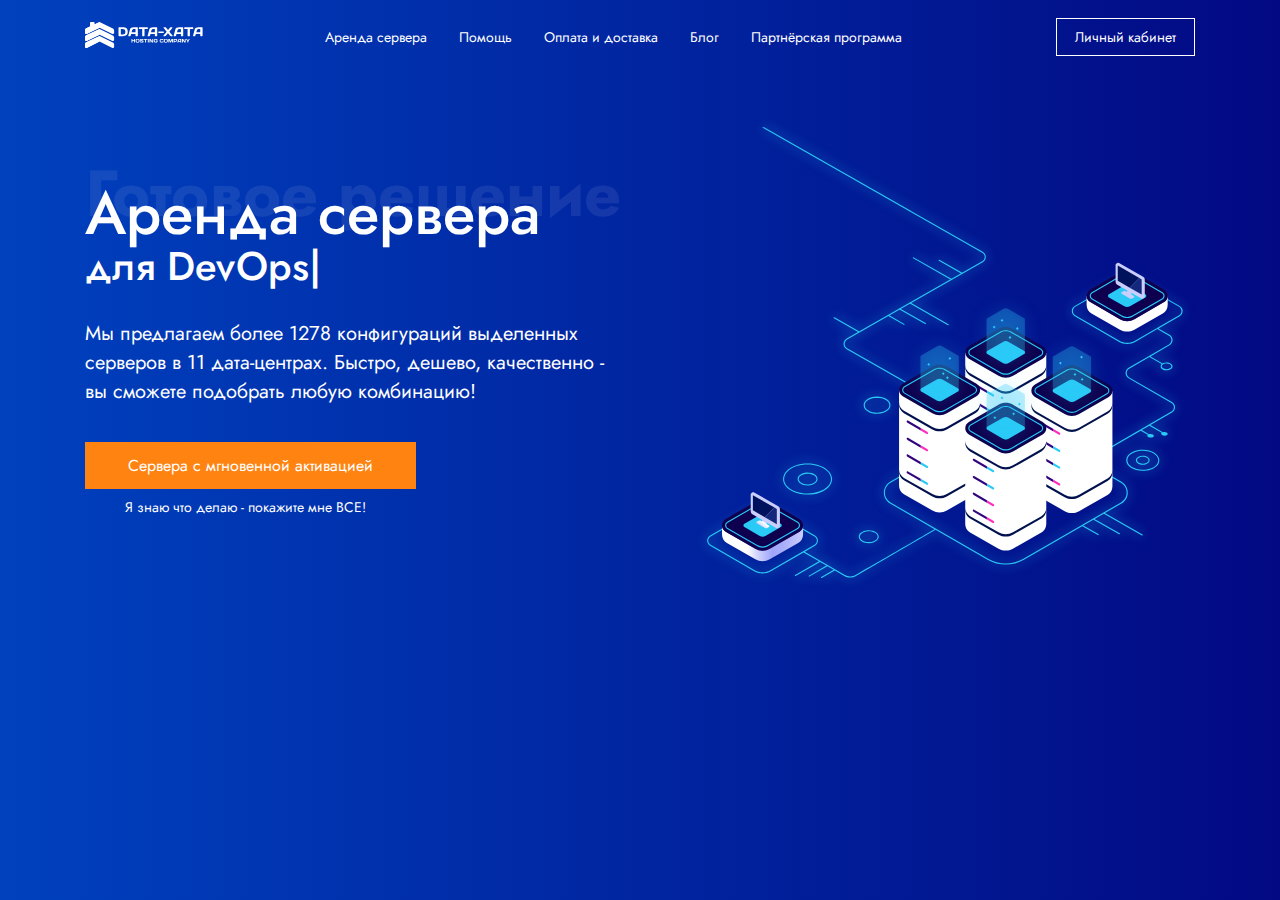
<file: data-hata/index.html>
<!DOCTYPE html>
<html lang="en">
<head>

    <link rel="preconnect" href="https://fonts.gstatic.com">
    <link href="https://fonts.googleapis.com/css2?family=Jost:wght@400;500;600;700&display=swap" rel="stylesheet">

    <link rel="stylesheet" href="css/style.css">

    <meta charset="UTF-8">
    <meta name="viewport" content="width=device-width, initial-scale=1.0">
    <title>Document</title>
</head>
<body>
    <header>
        <div class="container">
            <nav class="head">
                <a href="#" class="head__item"><img src="img/logo.svg" alt="logo"></a>
                <ul class="head__list">
                    <li><a href="" class="head__unit">Аренда сервера</a></li>
                    <li><a href="" class="head__unit">Помощь</a></li>
                    <li><a href="" class="head__unit">Оплата и доставка</a></li>
                    <li><a href="" class="head__unit">Блог</a></li>
                    <li><a href="" class="head__unit">Партнёрская программа</a></li>
                </ul>
                <a href="#" class="btn head_btn">Личный кабинет</a>
            </nav>
            <div class="offer">
                <div class="offer__block">
                    <div class="offer__pretitle">
                        Готовое решение
                    </div>
                    <h1 class="offer__title">Аренда сервера</h1>
                    <h2 class="offer__subtitle">для DevOps|</h2>
                    <p class="offer__text">Мы предлагаем более 1278 конфигураций выделенных серверов в 11 дата-центрах. Быстро, дешево, качественно - вы сможете подобрать любую комбинацию!</p>
                    <a href="#" class="btn offer__btn">Сервера с мгновенной активацией</a>
                    <a href="#" class="offer__skip">Я знаю что делаю - покажите мне ВСЕ!</a>
                </div>
                <img src="img/header_img.svg" alt="" class="offer__bg">
            </div>
        </div>
    </header>
</body>
</html>
</file>
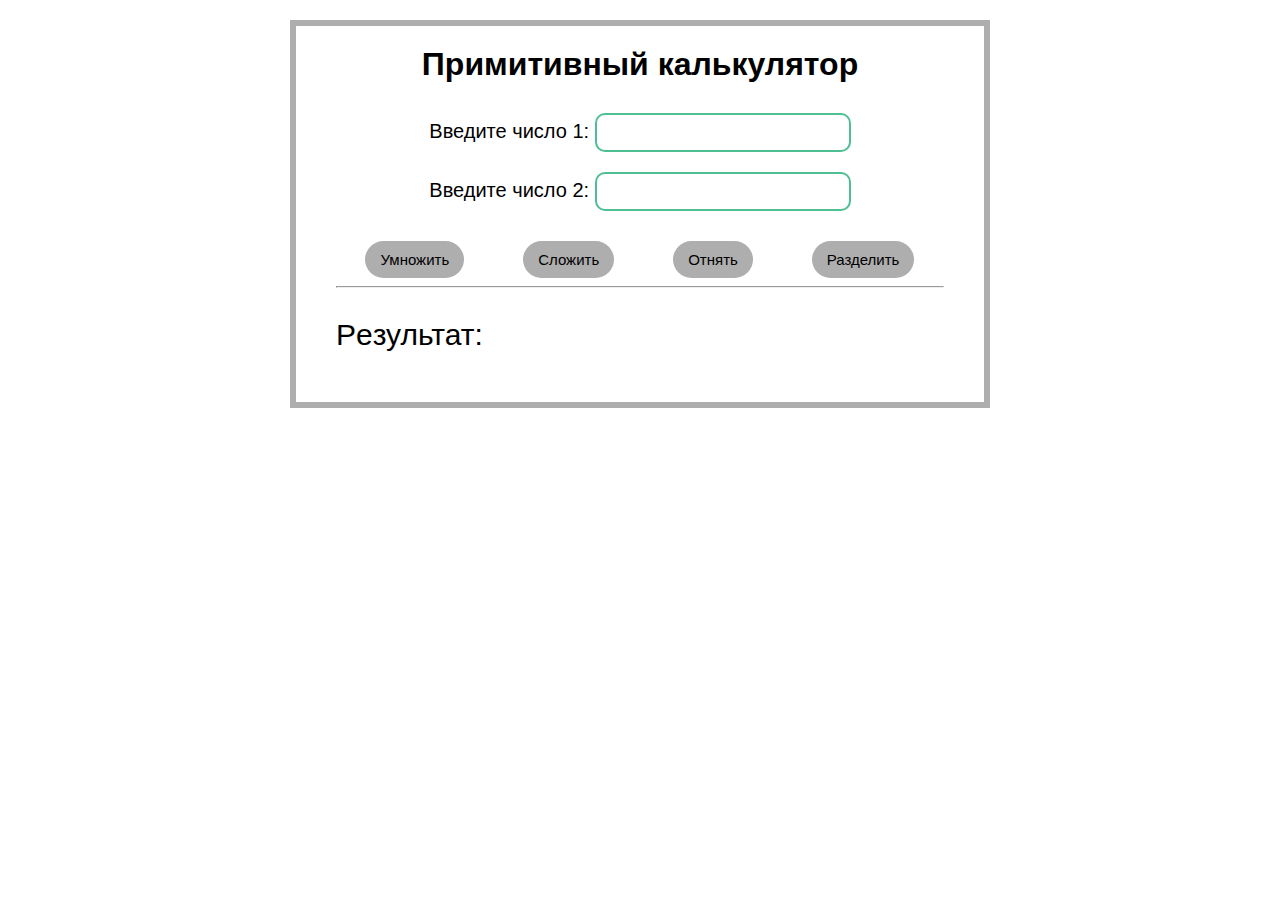
<file: js/index.html>
<!DOCTYPE html>
<html lang="en">
<head>
    <link rel="stylesheet" href="style.css">
    <script src="script.js"></script>
    <meta charset="UTF-8">
    <meta name="viewport" content="width=device-width, initial-scale=1.0">
    <title>Colculator</title>
</head>
<body>
    <div class="container">
        <div class="row">
    		<div class="col-sm-4">
    			<div class="calc">
                    <h1>Примитивный калькулятор</h1>

                        <div class="form-group">    					   
                            <div class="form-item form-item_1">
                                <label for="inp_1" class="form-input">Введите число 1:</label> 
	                            <input type="text" class="form-control" id="inp_1">
                            </div>
                            <div class="form-item form-item_2">
                                <label for="inp_2" class="form-input">Введите число 2:</label> 
	                            <input type="text" class="form-control" id="inp_2">
                            </div>
                        </div>
                        
                           <div class="btn_case">
                                <button onclick="multi()" class="btn btn-primary">Умножить</button>
                                <button onclick="sum()" class="btn btn-primary">Сложить</button>
                                <button onclick="minus()" class="btn btn-primary">Отнять</button>
                                <button onclick="separate()" class="btn btn-primary">Разделить</button>
                           </div>
					<hr>
					
    					<p class="result_text">Рeзультат: <span id="result_multi"></span></p>
    				
			    </div>
    		</div>
    	</div>
    </div>
</body>
</html>
</file>
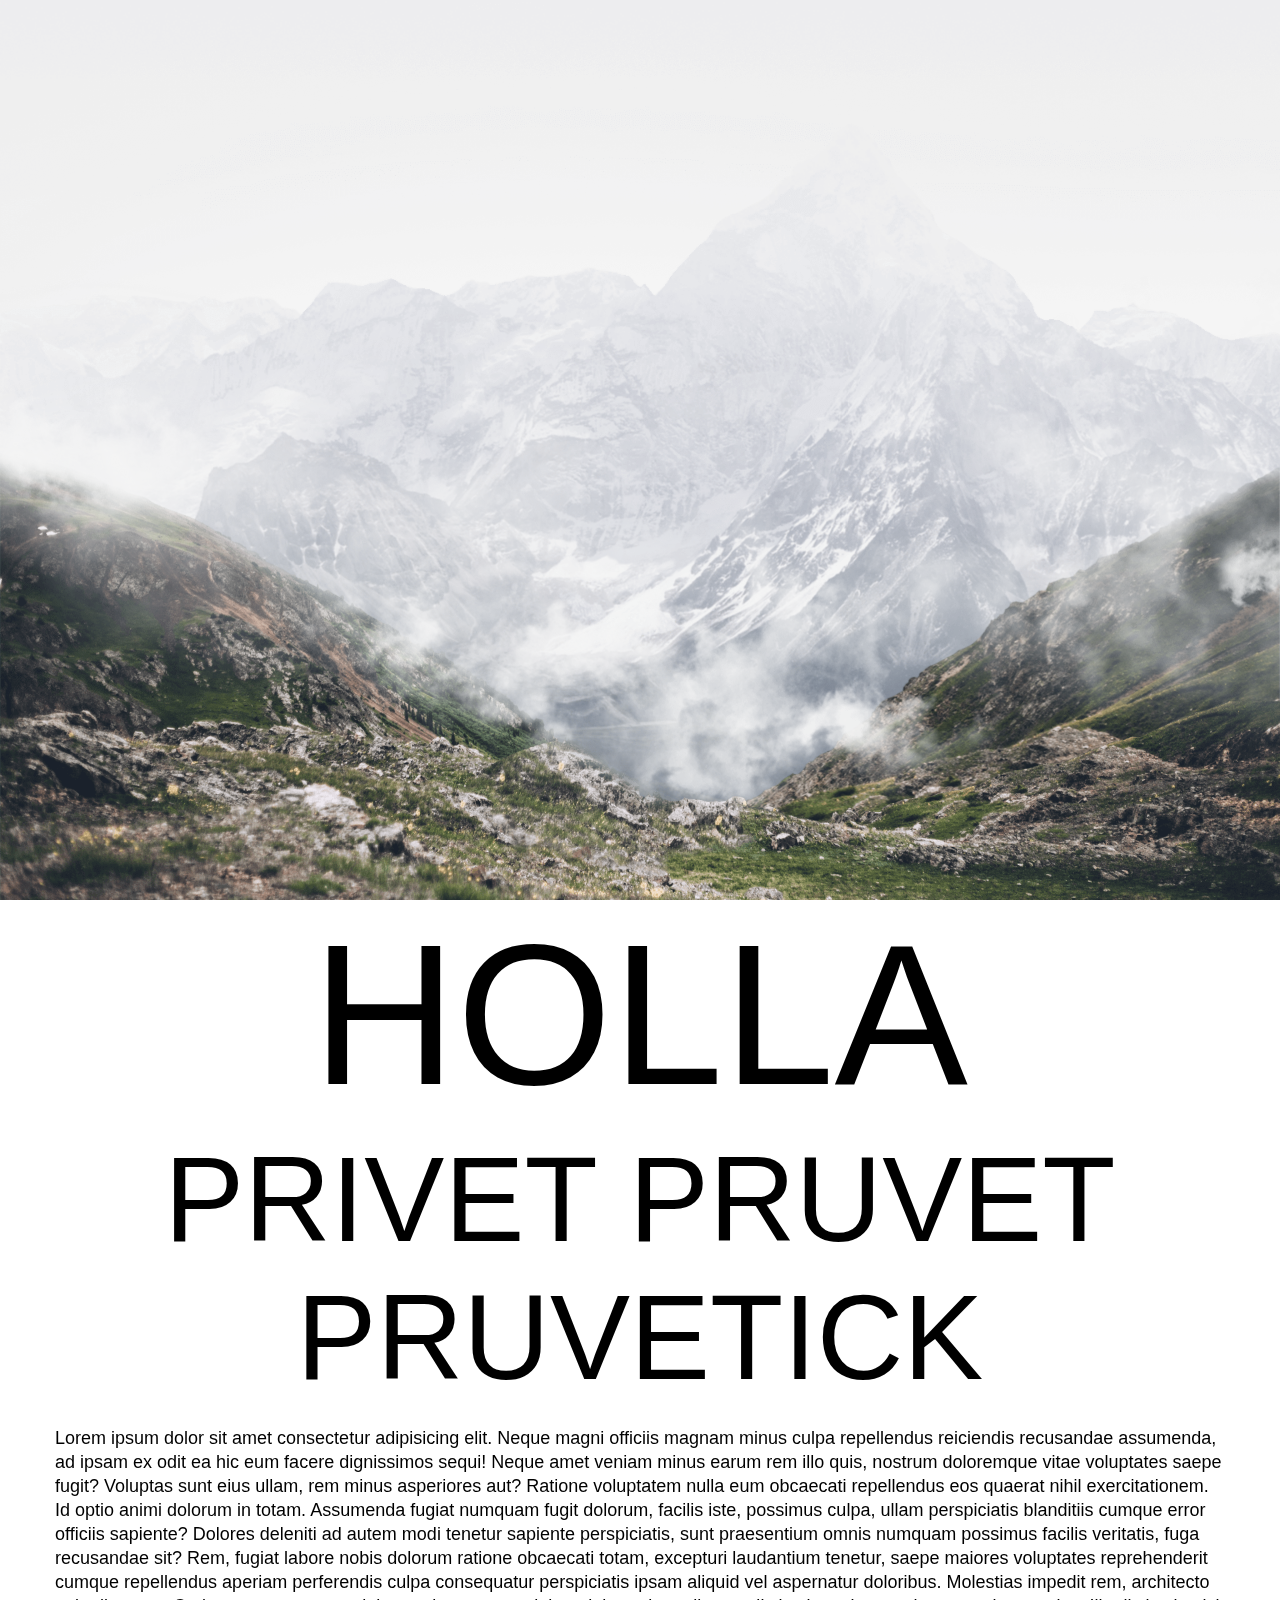
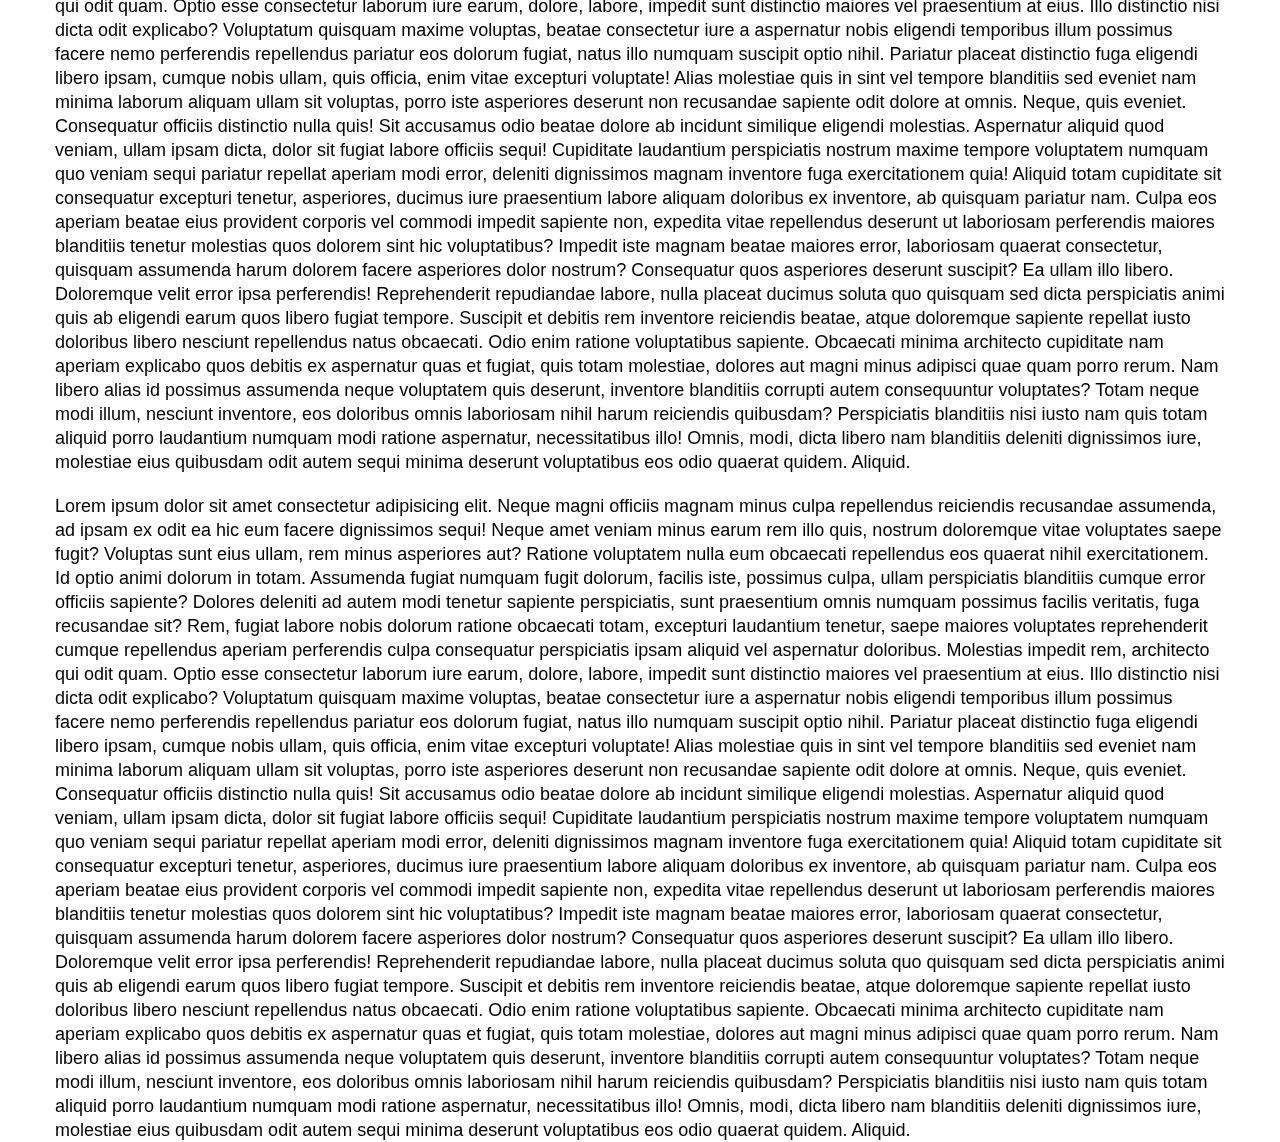
<file: parallax/index.html>
<!DOCTYPE html>
<html lang="en">
<head>
    <link rel="stylesheet" type="text/css" href="css/style.css">
    <meta charset="UTF-8">
    <meta name="viewport" content="width=device-width, initial-scale=1.0">
    <script src="https://code.jquery.com/jquery-3.5.1.slim.min.js"></script>
    <script src="js/script.js"></script>
    <title>Parallax</title>
</head>
<body>
    <div class="wraper">
        <div class="page">
            <div class="paralax">
                <div class="paralax__mountain paralax__mountain_1"></div>
                <div class="paralax__mountain paralax__mountain_2"></div>
                <div class="paralax__mountain paralax__mountain_3"></div>
                <div class="paralax__fog"></div>
            </div>
            <div class="content">
                <div class="content__body">
                    <div class="content__header">
                        <div class="content__title">Holla</div>
                        <div class="content__subtitle">
                            Privet Pruvet Pruvetick 
                        </div>
                    </div>
                    <div class="content__arti">
                        <p>
                            Lorem ipsum dolor sit amet consectetur adipisicing elit. Neque magni officiis magnam minus culpa repellendus reiciendis recusandae assumenda, ad ipsam ex odit ea hic eum facere dignissimos sequi! Neque amet veniam minus earum rem illo quis, nostrum doloremque vitae voluptates saepe fugit? Voluptas sunt eius ullam, rem minus asperiores aut? Ratione voluptatem nulla eum obcaecati repellendus eos quaerat nihil exercitationem. Id optio animi dolorum in totam. Assumenda fugiat numquam fugit dolorum, facilis iste, possimus culpa, ullam perspiciatis blanditiis cumque error officiis sapiente? Dolores deleniti ad autem modi tenetur sapiente perspiciatis, sunt praesentium omnis numquam possimus facilis veritatis, fuga recusandae sit? Rem, fugiat labore nobis dolorum ratione obcaecati totam, excepturi laudantium tenetur, saepe maiores voluptates reprehenderit cumque repellendus aperiam perferendis culpa consequatur perspiciatis ipsam aliquid vel aspernatur doloribus. Molestias impedit rem, architecto qui odit quam. Optio esse consectetur laborum iure earum, dolore, labore, impedit sunt distinctio maiores vel praesentium at eius. Illo distinctio nisi dicta odit explicabo? Voluptatum quisquam maxime voluptas, beatae consectetur iure a aspernatur nobis eligendi temporibus illum possimus facere nemo perferendis repellendus pariatur eos dolorum fugiat, natus illo numquam suscipit optio nihil. Pariatur placeat distinctio fuga eligendi libero ipsam, cumque nobis ullam, quis officia, enim vitae excepturi voluptate! Alias molestiae quis in sint vel tempore blanditiis sed eveniet nam minima laborum aliquam ullam sit voluptas, porro iste asperiores deserunt non recusandae sapiente odit dolore at omnis. Neque, quis eveniet. Consequatur officiis distinctio nulla quis! Sit accusamus odio beatae dolore ab incidunt similique eligendi molestias. Aspernatur aliquid quod veniam, ullam ipsam dicta, dolor sit fugiat labore officiis sequi! Cupiditate laudantium perspiciatis nostrum maxime tempore voluptatem numquam quo veniam sequi pariatur repellat aperiam modi error, deleniti dignissimos magnam inventore fuga exercitationem quia! Aliquid totam cupiditate sit consequatur excepturi tenetur, asperiores, ducimus iure praesentium labore aliquam doloribus ex inventore, ab quisquam pariatur nam. Culpa eos aperiam beatae eius provident corporis vel commodi impedit sapiente non, expedita vitae repellendus deserunt ut laboriosam perferendis maiores blanditiis tenetur molestias quos dolorem sint hic voluptatibus? Impedit iste magnam beatae maiores error, laboriosam quaerat consectetur, quisquam assumenda harum dolorem facere asperiores dolor nostrum? Consequatur quos asperiores deserunt suscipit? Ea ullam illo libero. Doloremque velit error ipsa perferendis! Reprehenderit repudiandae labore, nulla placeat ducimus soluta quo quisquam sed dicta perspiciatis animi quis ab eligendi earum quos libero fugiat tempore. Suscipit et debitis rem inventore reiciendis beatae, atque doloremque sapiente repellat iusto doloribus libero nesciunt repellendus natus obcaecati. Odio enim ratione voluptatibus sapiente. Obcaecati minima architecto cupiditate nam aperiam explicabo quos debitis ex aspernatur quas et fugiat, quis totam molestiae, dolores aut magni minus adipisci quae quam porro rerum. Nam libero alias id possimus assumenda neque voluptatem quis deserunt, inventore blanditiis corrupti autem consequuntur voluptates? Totam neque modi illum, nesciunt inventore, eos doloribus omnis laboriosam nihil harum reiciendis quibusdam? Perspiciatis blanditiis nisi iusto nam quis totam aliquid porro laudantium numquam modi ratione aspernatur, necessitatibus illo! Omnis, modi, dicta libero nam blanditiis deleniti dignissimos iure, molestiae eius quibusdam odit autem sequi minima deserunt voluptatibus eos odio quaerat quidem. Aliquid.
                        </p>
                        <p>
                            Lorem ipsum dolor sit amet consectetur adipisicing elit. Neque magni officiis magnam minus culpa repellendus reiciendis recusandae assumenda, ad ipsam ex odit ea hic eum facere dignissimos sequi! Neque amet veniam minus earum rem illo quis, nostrum doloremque vitae voluptates saepe fugit? Voluptas sunt eius ullam, rem minus asperiores aut? Ratione voluptatem nulla eum obcaecati repellendus eos quaerat nihil exercitationem. Id optio animi dolorum in totam. Assumenda fugiat numquam fugit dolorum, facilis iste, possimus culpa, ullam perspiciatis blanditiis cumque error officiis sapiente? Dolores deleniti ad autem modi tenetur sapiente perspiciatis, sunt praesentium omnis numquam possimus facilis veritatis, fuga recusandae sit? Rem, fugiat labore nobis dolorum ratione obcaecati totam, excepturi laudantium tenetur, saepe maiores voluptates reprehenderit cumque repellendus aperiam perferendis culpa consequatur perspiciatis ipsam aliquid vel aspernatur doloribus. Molestias impedit rem, architecto qui odit quam. Optio esse consectetur laborum iure earum, dolore, labore, impedit sunt distinctio maiores vel praesentium at eius. Illo distinctio nisi dicta odit explicabo? Voluptatum quisquam maxime voluptas, beatae consectetur iure a aspernatur nobis eligendi temporibus illum possimus facere nemo perferendis repellendus pariatur eos dolorum fugiat, natus illo numquam suscipit optio nihil. Pariatur placeat distinctio fuga eligendi libero ipsam, cumque nobis ullam, quis officia, enim vitae excepturi voluptate! Alias molestiae quis in sint vel tempore blanditiis sed eveniet nam minima laborum aliquam ullam sit voluptas, porro iste asperiores deserunt non recusandae sapiente odit dolore at omnis. Neque, quis eveniet. Consequatur officiis distinctio nulla quis! Sit accusamus odio beatae dolore ab incidunt similique eligendi molestias. Aspernatur aliquid quod veniam, ullam ipsam dicta, dolor sit fugiat labore officiis sequi! Cupiditate laudantium perspiciatis nostrum maxime tempore voluptatem numquam quo veniam sequi pariatur repellat aperiam modi error, deleniti dignissimos magnam inventore fuga exercitationem quia! Aliquid totam cupiditate sit consequatur excepturi tenetur, asperiores, ducimus iure praesentium labore aliquam doloribus ex inventore, ab quisquam pariatur nam. Culpa eos aperiam beatae eius provident corporis vel commodi impedit sapiente non, expedita vitae repellendus deserunt ut laboriosam perferendis maiores blanditiis tenetur molestias quos dolorem sint hic voluptatibus? Impedit iste magnam beatae maiores error, laboriosam quaerat consectetur, quisquam assumenda harum dolorem facere asperiores dolor nostrum? Consequatur quos asperiores deserunt suscipit? Ea ullam illo libero. Doloremque velit error ipsa perferendis! Reprehenderit repudiandae labore, nulla placeat ducimus soluta quo quisquam sed dicta perspiciatis animi quis ab eligendi earum quos libero fugiat tempore. Suscipit et debitis rem inventore reiciendis beatae, atque doloremque sapiente repellat iusto doloribus libero nesciunt repellendus natus obcaecati. Odio enim ratione voluptatibus sapiente. Obcaecati minima architecto cupiditate nam aperiam explicabo quos debitis ex aspernatur quas et fugiat, quis totam molestiae, dolores aut magni minus adipisci quae quam porro rerum. Nam libero alias id possimus assumenda neque voluptatem quis deserunt, inventore blanditiis corrupti autem consequuntur voluptates? Totam neque modi illum, nesciunt inventore, eos doloribus omnis laboriosam nihil harum reiciendis quibusdam? Perspiciatis blanditiis nisi iusto nam quis totam aliquid porro laudantium numquam modi ratione aspernatur, necessitatibus illo! Omnis, modi, dicta libero nam blanditiis deleniti dignissimos iure, molestiae eius quibusdam odit autem sequi minima deserunt voluptatibus eos odio quaerat quidem. Aliquid.
                        </p>
                    </div>
                </div>
            </div>
        </div>
    </div>

    
</body>
</html>
</file>
<file: data-hata/css/style.css>
body, div, nav, ul, li, a, h1, h2, h3, h4{
    margin: 0px 0px 0px 0px;
    padding: 0px 0px 0px 0px;
}
body{
    font-size: 14px;
    color: #ffffff;
    font-weight: 400;
    font-family: 'Jost', sans-serif;
    background: linear-gradient(90deg, #0041BE 0%, #020983 100%);
}
a{
    text-decoration: none;
    color: #ffffff;
}
ul{
    list-style-type: none;
}
h1{
    font-weight: 500;
    font-size: 60px;
}
h2{
    font-weight: 500;
    font-size: 40px;
}
header{
    background-image: url(../img/header_img.svg) top left;
}
.container {
    width: 1110px;
    margin: 0 auto;
}
.head {
    padding: 18px 0px 0px 0px;
    display: flex;
    flex-direction: row;
    justify-content: space-between;
    align-items: center;
}
.head__item {
}
.head__list {
    display: flex;
    flex-direction: row;

}
.head__unit {
    margin: 0px 32px 0px 0px;
}
.btn {
    font-size: 16px;
    padding: 8px 18px 8px 18px;
}
.head_btn {
    font-size: 14px;
    border: 1px solid #FFFFFF;
    box-sizing: border-box;
}
.offer {
    display: flex; 
    justify-content: space-between;
}
.offer__block{
    width: 540px;
}
.offer__bg{
    display: block;
    flex: 0 0;
    align-self: center;
    width: 500px;
    height: 600px;
}
.offer__pretitle {
    margin: 90px 0px -70px 0px;
    font-size: 65px;
    font-weight: 700;
    line-height: 94px;
    color: #FFFFFF;
    opacity: 0.08;
}
.offer__title {
}
.offer__subtitle {
    margin: -20px 0px 0px 0px;
}
.offer__text {
    margin: 24px 0px 48px 0px;
    font-size: 20px;
}
.offer__btn {
    background: #FF8311;
    padding: 12px 43px 12px 43px;
}
.offer__skip {
    margin: 20px 0 0 40px;
    display: block;
}
</file>
<file: js/style.css>
body{
    font-family: 'Franklin Gothic Medium', 'Arial Narrow',
    Arial, sans-serif;
}
h1{
    text-align: center;
    margin: 0 auto 20px auto;
}
.container{
    width: 700px;
    margin: auto;
}
.calc {
	margin-top: 20px;
	border: 6px solid #aeaeae;
	padding: 20px 40px;
}


.form-group {
    display: flex;
    flex-direction: column;
    align-items: center;
}

.form-item {
    font-size: 20px;
    margin: 10px 0px 10px 0px;
}
input{
    font-size: 18px;
    padding: 7px 10px ;
    border-radius: 10px;
    border: 2px rgba(28, 172, 116, 0.781) solid;
    outline: none;
}
.btn_case{
    display: flex;
    flex-direction: row;
}
.btn {
    outline: none;
    border: none;
    background: #aeaeae;
    border-radius: 20px;
    padding: 10px 15px;
    display: block;
    margin: 20px auto 0 auto;
    font-size: 15px;
    font-family: Verdana, Geneva, Tahoma, sans-serif;
}
.btn:hover{
    background: rgb(29, 168, 59);
}
.result_text{
    font-size: 30px;
}
#result_multi {
    padding: 0px 20px 0px 0px;
	font-size: 25px;
	font-weight: 900;
}
</file>
<file: parallax/css/style.css>
*, *:before, *:after{
    padding: 0;
    margin: 0;
    border: 0;
    box-sizing: border-box;
}
html, body{
    height: 100%;
}

body{
    font-family: Arial, Helvetica, sans-serif;
}
.wraper{
    width: 100%;
    min-height: 100%;
    overflow: hidden;
}
.page {
    position: absolute;
    width: 100%;
    height: 100%;
    top: 0;
    left: 0;
}
.paralax {
    position: relative;
    height: 100%;
}
.paralax__mountain {
    position: fixed;
    width: 100%;
    height: 100%;
    top: 0;
    left: 0;
}
.paralax__mountain_1 {
    background: url('../img/m_1.png') 0 0 / cover no-repeat;
}
.paralax__mountain_2 {
    z-index: 1;
    background: url('../img/m_2.png') bottom right / 45% no-repeat;
}
.paralax__mountain_3 {
    z-index: 1;
    background: url('../img/m_3.png') bottom left / 100% no-repeat;
}
.paralax__fog {
    z-index: 2;
    height: 100%;
    width: 100%;
    top: 0;
    left: 0;
    background: url('../img/fog_1.png') bottom / 100% no-repeat;
    position: fixed;
}
.content {
    position: relative;
}
.content__body {
    max-width: 1170px;
    margin: 0px auto 0px auto;
}
.content__header {
    text-align: center;
    text-transform: uppercase;
    margin: 0px 0px 20px 0px;
    padding: 0px 20px 0px 20px;
}
.content__title {
    font-size: 200px;
}
.content__subtitle {
    font-size: 120px;
}
.content__arti {
    background-color: rgba(255, 255, 255, 0.5);
    font-size: 18px;
    line-height: 24px;
}
.content__arti p{
    margin: 0px 0px 20px 0px;
}
</file>
